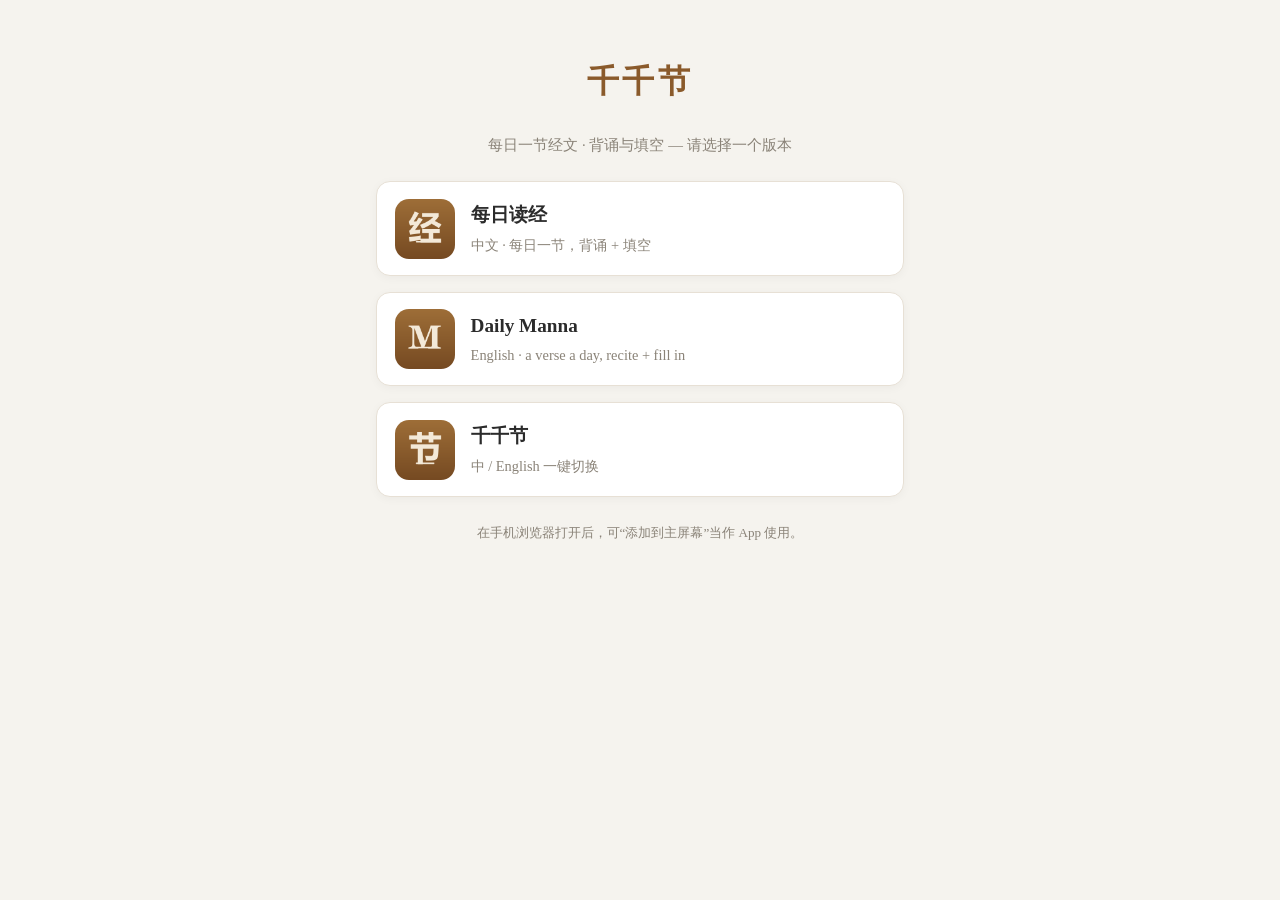
<file: manna/index.html>
<!DOCTYPE html>
<html lang="zh-CN">
<head>
  <meta charset="UTF-8" />
  <meta name="viewport" content="width=device-width, initial-scale=1.0" />
  <title>选择版本 · 千千节</title>
  <link rel="stylesheet" href="css/style.css" />
  <meta name="theme-color" content="#8a5a2b" />
  <link rel="icon" type="image/svg+xml" href="icons/bi.svg" />
  <link rel="apple-touch-icon" href="icons/bi-180.png" />
  <style>
    .lander { max-width: 560px; margin: 0 auto; padding: 2rem 1rem; }
    .lander h1 { text-align:center; color:var(--accent); letter-spacing:.1em; }
    .lander .muted { text-align:center; margin-bottom:1.4rem; }
    .app-card { display:flex; align-items:center; gap:1rem; text-decoration:none;
      background:var(--card); border:1px solid var(--line); border-radius:14px;
      padding:1rem 1.1rem; margin-bottom:1rem; box-shadow:0 2px 10px rgba(0,0,0,.04); }
    .app-card:hover { border-color:var(--accent); }
    .app-card img { width:60px; height:60px; border-radius:14px; }
    .app-name { font-size:1.2rem; color:var(--ink); font-weight:600; }
    .app-desc { color:var(--muted); font-size:.9rem; }
  </style>
</head>
<body>
  <div class="lander">
    <h1>千千节</h1>
    <p class="muted">每日一节经文 · 背诵与填空 — 请选择一个版本</p>
      <a class="app-card" href="dujing.html">
        <img src="icons/zh-192.png" alt="" />
        <div><div class="app-name">每日读经</div><div class="app-desc">中文 · 每日一节，背诵 + 填空</div></div>
      </a>
      <a class="app-card" href="dailymanna.html">
        <img src="icons/en-192.png" alt="" />
        <div><div class="app-name">Daily Manna</div><div class="app-desc">English · a verse a day, recite + fill in</div></div>
      </a>
      <a class="app-card" href="qianqianjie.html">
        <img src="icons/bi-192.png" alt="" />
        <div><div class="app-name">千千节</div><div class="app-desc">中 / English 一键切换</div></div>
      </a>
    <p class="muted" style="margin-top:1.5rem;font-size:.82rem">在手机浏览器打开后，可“添加到主屏幕”当作 App 使用。</p>
  </div>
  <script>
    if ("serviceWorker" in navigator) {
      window.addEventListener("load", function () { navigator.serviceWorker.register("sw.js"); });
    }
  </script>
</body>
</html>
</file>
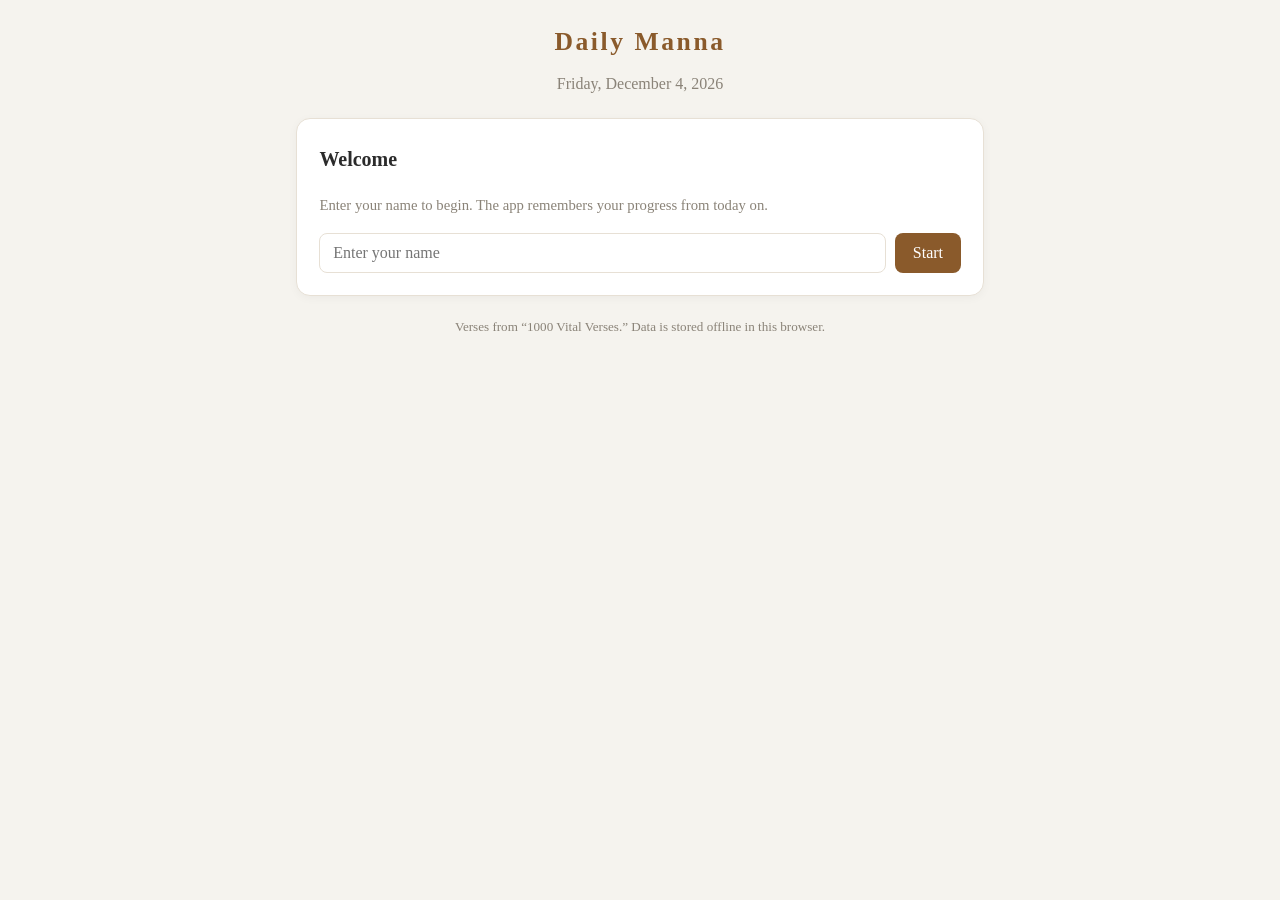
<file: manna/dailymanna.html>
<!DOCTYPE html>
<html lang="en">
<head>
  <meta charset="UTF-8" />
  <meta name="viewport" content="width=device-width, initial-scale=1.0" />
  <title>Daily Manna</title>
  <link rel="stylesheet" href="css/style.css" />
  <meta name="theme-color" content="#8a5a2b" />
  <meta name="apple-mobile-web-app-capable" content="yes" />
  <meta name="mobile-web-app-capable" content="yes" />
  <meta name="apple-mobile-web-app-status-bar-style" content="default" />
  <meta name="apple-mobile-web-app-title" content="Daily Manna" />
  <link rel="icon" type="image/svg+xml" href="icons/en.svg" />
  <link rel="apple-touch-icon" href="icons/en-180.png" />
  <link rel="manifest" href="manifest-en.json" />
  <script>
    if ("serviceWorker" in navigator) {
      window.addEventListener("load", function () { navigator.serviceWorker.register("sw.js"); });
    }
  </script>
</head>
<body>
  <div class="app">
    <header class="topbar">
      <h1>Daily Manna</h1>
      <div id="today" class="today"></div>
      <div id="userBar" class="userbar" style="display:none">
        <span>Reader: <b id="userName"></b></span>
        <button id="btnReminderJump" class="link">⏰ Reminder</button>
        <button id="btnSwitchTopic" class="link">Switch topic</button>
        <button id="btnSwitchUser" class="link">Switch user</button>
      </div>
    </header>

    <!-- Login -->
    <section id="loginCard" class="card" style="display:none">
      <h2>Welcome</h2>
      <p class="muted">Enter your name to begin. The app remembers your progress from today on.</p>
      <div class="row">
        <input id="nameInput" type="text" placeholder="Enter your name" maxlength="30" />
        <button id="btnStart" class="primary">Start</button>
      </div>
    </section>

    <!-- Choose topic -->
    <section id="topicCard" class="card" style="display:none">
      <h2>Choose a topic</h2>
      <p class="muted">Pick a topic below; each day one of its verses will be shown.</p>
      <div class="row">
        <select id="topicSelect"></select>
        <button id="btnChooseTopic" class="primary">Start this topic</button>
      </div>
    </section>

    <!-- Study + cloze -->
    <section id="studyCard" class="card" style="display:none">
      <div class="study-head">
        <span id="topicLabel" class="chip"></span>
        <span id="progressLabel" class="muted"></span>
      </div>

      <div class="verse">
        <div id="verseRef" class="verse-ref"></div>
        <p id="verseMain" class="verse-main-en"></p>
      </div>

      <div id="prayPrompt" class="pray" style="display:none">
        <div class="pray-title">Pray-read this verse first</div>
        <div class="pray-sub">Turn the verse into prayer—read it softly to the Lord.</div>
        <div id="prayCountdown" class="pray-count">3:00</div>
        <button id="btnStartCloze" class="primary">I'm ready — start the blank</button>
        <div class="pray-note muted">It will move on to the blank automatically when the time is up.</div>
      </div>

      <div class="cloze">
        <div class="cloze-head">
          <h3>Fill in the blank</h3>
          <label class="difficulty">Difficulty
            <select id="difficultySelect">
              <option value="easy">Easy</option>
              <option value="medium">Medium</option>
              <option value="hard">Hard</option>
            </select>
          </label>
        </div>
        <p class="cloze-text">
          <span id="clozeBefore"></span><span id="clozeBlank" class="blank"></span><span id="clozeAfter"></span>
        </p>
        <div class="row">
          <input id="clozeInput" type="text" placeholder="Type the missing word(s)" />
          <button id="btnCheck" class="primary">Check</button>
        </div>
        <div class="row btns">
          <button id="btnHint" class="ghost">Hint</button>
          <button id="btnReveal" class="ghost">Show answer</button>
        </div>
        <div id="clozeFeedback" class="feedback"></div>
      </div>

      <div id="doneBanner" class="done" style="display:none">
        🎉 You've reached the last verse of this topic. Tap “Switch topic” above to continue.
      </div>

      <div class="stats">
        <h3>Check-in stats</h3>
        <div class="stat-grid">
          <div class="stat"><b id="statStreak">0</b><span>Current streak (days)</span></div>
          <div class="stat"><b id="statLongest">0</b><span>Longest streak (days)</span></div>
          <div class="stat"><b id="statTotal">0</b><span>Days checked in</span></div>
          <div class="stat"><b id="statCorrect">0</b><span>Verses correct</span></div>
        </div>
        <div id="todayStatus" class="today-status"></div>
        <div class="cal-wrap">
          <div class="cal-title muted">Last 14 days</div>
          <div id="calendar" class="calendar"></div>
        </div>
      </div>

      <div class="reminder">
        <h3>Daily reminder</h3>
        <p class="muted">Pick a time and add it to your phone's calendar for a daily nudge.</p>
        <div class="row">
          <input id="reminderTime" type="time" />
        </div>
        <div class="row btns">
          <button id="btnGoogleCal" class="primary">Add to Google Calendar</button>
          <button id="btnAddReminder" class="ghost">Download .ics (Apple, etc.)</button>
        </div>
        <div id="reminderMsg" class="reminder-msg" style="display:none"></div>
      </div>
    </section>

    <footer class="foot muted">
      Verses from “1000 Vital Verses.” Data is stored offline in this browser.
    </footer>
  </div>

  <script src="data/verses.js"></script>
  <script src="js/cloze-en.js"></script>
  <script>window.APP_LANG = "en";</script>
  <script src="js/app.js"></script>
</body>
</html>
</file>
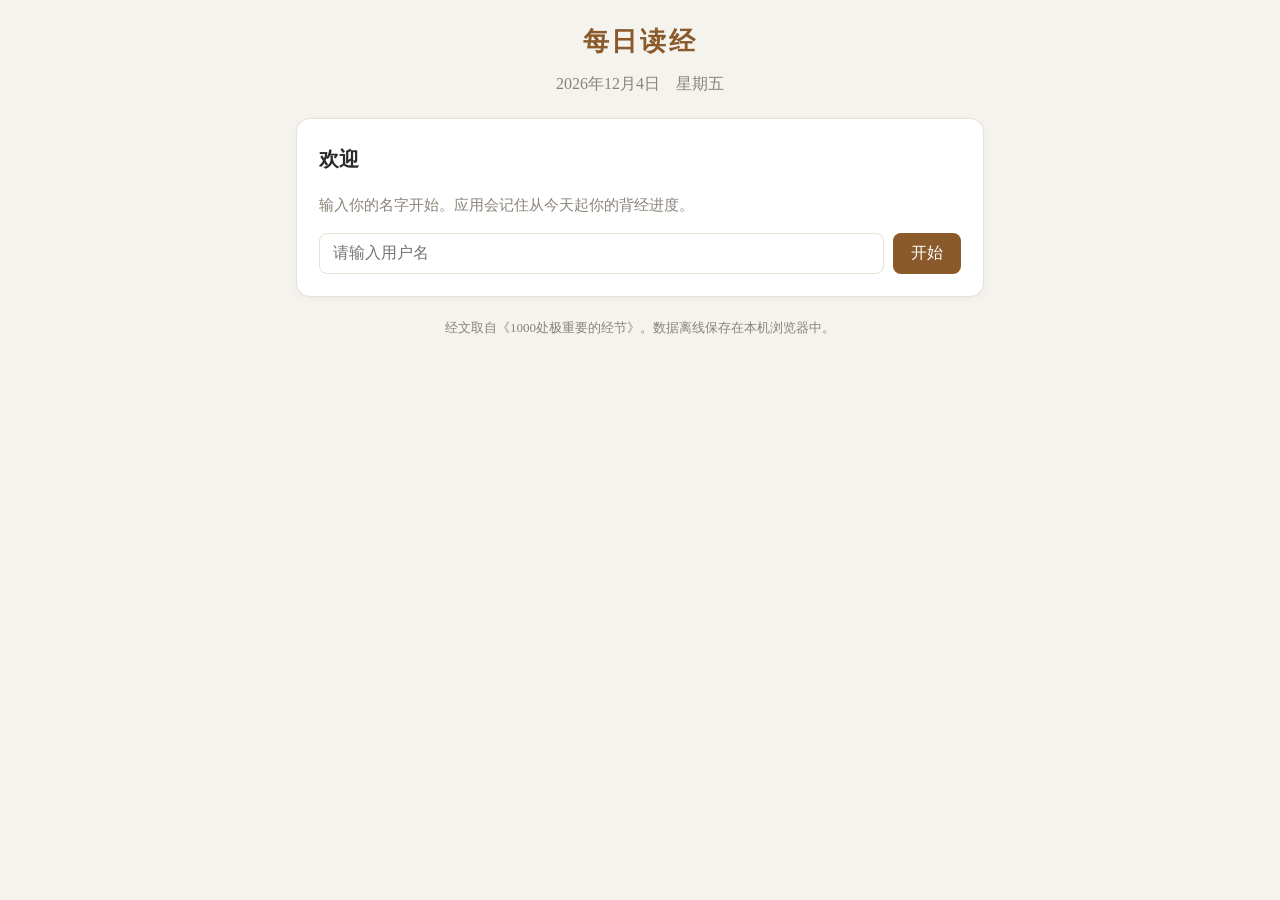
<file: manna/dujing.html>
<!DOCTYPE html>
<html lang="zh-CN">
<head>
  <meta charset="UTF-8" />
  <meta name="viewport" content="width=device-width, initial-scale=1.0" />
  <title>每日读经</title>
  <link rel="stylesheet" href="css/style.css" />
  <meta name="theme-color" content="#8a5a2b" />
  <meta name="apple-mobile-web-app-capable" content="yes" />
  <meta name="mobile-web-app-capable" content="yes" />
  <meta name="apple-mobile-web-app-status-bar-style" content="default" />
  <meta name="apple-mobile-web-app-title" content="每日读经" />
  <link rel="icon" type="image/svg+xml" href="icons/zh.svg" />
  <link rel="apple-touch-icon" href="icons/zh-180.png" />
  <link rel="manifest" href="manifest-zh.json" />
  <script>
    if ("serviceWorker" in navigator) {
      window.addEventListener("load", function () { navigator.serviceWorker.register("sw.js"); });
    }
  </script>
</head>
<body>
  <div class="app">
    <header class="topbar">
      <h1>每日读经</h1>
      <div id="today" class="today"></div>
      <div id="userBar" class="userbar" style="display:none">
        <span>背经者：<b id="userName"></b></span>
        <button id="btnReminderJump" class="link">⏰ 提醒</button>
        <button id="btnSwitchTopic" class="link">切换主题</button>
        <button id="btnSwitchUser" class="link">换用户</button>
      </div>
    </header>

    <!-- 登录 -->
    <section id="loginCard" class="card" style="display:none">
      <h2>欢迎</h2>
      <p class="muted">输入你的名字开始。应用会记住从今天起你的背经进度。</p>
      <div class="row">
        <input id="nameInput" type="text" placeholder="请输入用户名" maxlength="20" />
        <button id="btnStart" class="primary">开始</button>
      </div>
    </section>

    <!-- 选主题 -->
    <section id="topicCard" class="card" style="display:none">
      <h2>选择背诵主题</h2>
      <p class="muted">从下面任选一个主题，之后每天为你显示其中一节经文。</p>
      <div class="row">
        <select id="topicSelect"></select>
        <button id="btnChooseTopic" class="primary">就背这个</button>
      </div>
    </section>

    <!-- 背经 + 填空 -->
    <section id="studyCard" class="card" style="display:none">
      <div class="study-head">
        <span id="topicLabel" class="chip"></span>
        <span id="progressLabel" class="muted"></span>
      </div>

      <div class="verse">
        <div id="verseRef" class="verse-ref"></div>
        <p id="verseMain" class="verse-zh"></p>
        <p id="verseSub" class="verse-en"></p>
        <p id="verseNote" class="verse-note" style="display:none"></p>
      </div>

      <div id="prayPrompt" class="pray" style="display:none">
        <div class="pray-title">请先祷读这节经文</div>
        <div class="pray-sub">把经文当作祷告，向主轻声读出来。</div>
        <div id="prayCountdown" class="pray-count">3:00</div>
        <button id="btnStartCloze" class="primary">我祷读好了，开始填空</button>
        <div class="pray-note muted">时间到会自动进入填空题</div>
      </div>

      <div class="cloze">
        <div class="cloze-head">
          <h3>填空练习</h3>
          <label class="difficulty">难度
            <select id="difficultySelect">
              <option value="easy">简单</option>
              <option value="medium">中等</option>
              <option value="hard">困难</option>
            </select>
          </label>
        </div>
        <p class="cloze-text">
          <span id="clozeBefore"></span><span id="clozeBlank" class="blank"></span><span id="clozeAfter"></span>
        </p>
        <div class="row">
          <input id="clozeInput" type="text" placeholder="在此填入空格处的内容" />
          <button id="btnCheck" class="primary">检查</button>
        </div>
        <div class="row btns">
          <button id="btnHint" class="ghost">提示</button>
          <button id="btnReveal" class="ghost">显示答案</button>
        </div>
        <div id="clozeFeedback" class="feedback"></div>
      </div>

      <div id="doneBanner" class="done" style="display:none">
        🎉 你已背到本主题的最后一节。可点上方「切换主题」继续。
      </div>

      <div class="stats">
        <h3>打卡统计</h3>
        <div class="stat-grid">
          <div class="stat"><b id="statStreak">0</b><span>连续打卡（天）</span></div>
          <div class="stat"><b id="statLongest">0</b><span>最长连续（天）</span></div>
          <div class="stat"><b id="statTotal">0</b><span>累计打卡（天）</span></div>
          <div class="stat"><b id="statCorrect">0</b><span>累计答对（节）</span></div>
        </div>
        <div id="todayStatus" class="today-status"></div>
        <div class="cal-wrap">
          <div class="cal-title muted">最近 14 天</div>
          <div id="calendar" class="calendar"></div>
        </div>
      </div>

      <div class="reminder">
        <h3>每日提醒</h3>
        <p class="muted">选一个时间，加到手机日历，每天到点提醒你来背经。</p>
        <div class="row">
          <input id="reminderTime" type="time" />
        </div>
        <div class="row btns">
          <button id="btnGoogleCal" class="primary">添加到 Google 日历</button>
          <button id="btnAddReminder" class="ghost">下载日历文件（苹果等）</button>
        </div>
        <div id="reminderMsg" class="reminder-msg" style="display:none"></div>
      </div>
    </section>

    <footer class="foot muted">
      经文取自《1000处极重要的经节》。数据离线保存在本机浏览器中。
    </footer>
  </div>

  <!-- 数据与逻辑（用 <script> 加载，避免 file:// 下 fetch 的限制） -->
  <script src="data/verses.js"></script>
  <script src="js/cloze.js"></script>
  <script src="js/app.js"></script>
</body>
</html>
</file>
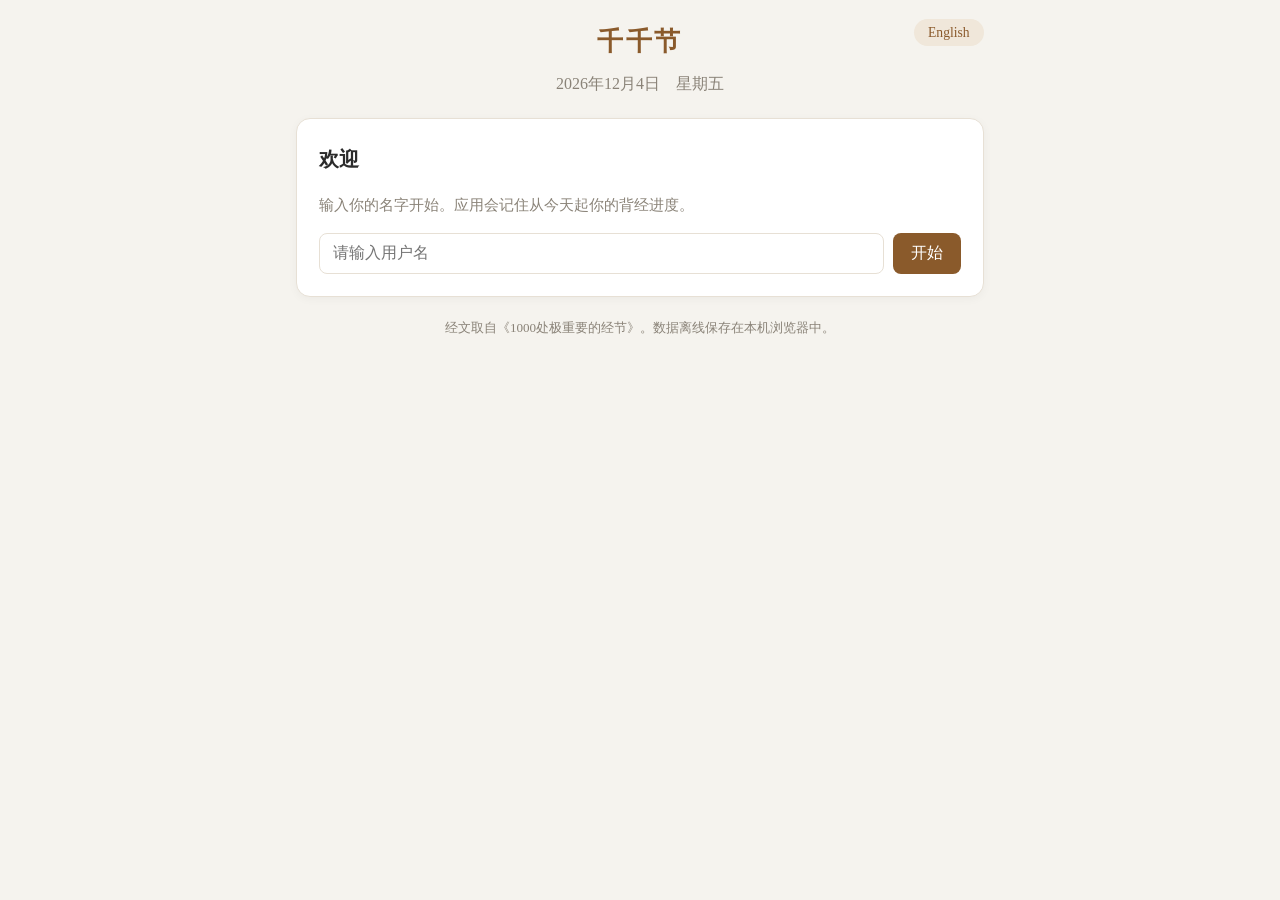
<file: manna/qianqianjie.html>
<!DOCTYPE html>
<html lang="zh-CN">
<head>
  <meta charset="UTF-8" />
  <meta name="viewport" content="width=device-width, initial-scale=1.0" />
  <title>千千节</title>
  <link rel="stylesheet" href="css/style.css" />
  <meta name="theme-color" content="#8a5a2b" />
  <meta name="apple-mobile-web-app-capable" content="yes" />
  <meta name="mobile-web-app-capable" content="yes" />
  <meta name="apple-mobile-web-app-status-bar-style" content="default" />
  <meta name="apple-mobile-web-app-title" content="千千节" />
  <link rel="icon" type="image/svg+xml" href="icons/bi.svg" />
  <link rel="apple-touch-icon" href="icons/bi-180.png" />
  <link rel="manifest" href="manifest-bi.json" />
  <script>
    if ("serviceWorker" in navigator) {
      window.addEventListener("load", function () { navigator.serviceWorker.register("sw.js"); });
    }
  </script>
</head>
<body>
  <div class="app">
    <header class="topbar">
      <button id="langToggle" class="lang-toggle">English</button>
      <h1>千千节</h1>
      <div id="today" class="today"></div>
      <div id="userBar" class="userbar" style="display:none">
        <span><span data-i18n="reader">背经者：</span><b id="userName"></b></span>
        <button id="btnReminderJump" class="link" data-i18n="reminderJump">⏰ 提醒</button>
        <button id="btnSwitchTopic" class="link" data-i18n="switchTopic">切换主题</button>
        <button id="btnSwitchUser" class="link" data-i18n="switchUser">换用户</button>
      </div>
    </header>

    <!-- 登录 -->
    <section id="loginCard" class="card" style="display:none">
      <h2 data-i18n="welcome">欢迎</h2>
      <p class="muted" data-i18n="welcomeDesc">输入你的名字开始。应用会记住从今天起你的背经进度。</p>
      <div class="row">
        <input id="nameInput" type="text" data-i18n-ph="namePh" placeholder="请输入用户名" maxlength="30" />
        <button id="btnStart" class="primary" data-i18n="start">开始</button>
      </div>
    </section>

    <!-- 选主题 -->
    <section id="topicCard" class="card" style="display:none">
      <h2 data-i18n="chooseTopic">选择背诵主题</h2>
      <p class="muted" data-i18n="chooseDesc">从下面任选一个主题，之后每天为你显示其中一节经文。</p>
      <div class="row">
        <select id="topicSelect"></select>
        <button id="btnChooseTopic" class="primary" data-i18n="startTopic">就背这个</button>
      </div>
    </section>

    <!-- 背经 + 填空 -->
    <section id="studyCard" class="card" style="display:none">
      <div class="study-head">
        <span id="topicLabel" class="chip"></span>
        <span id="progressLabel" class="muted"></span>
      </div>

      <div class="verse">
        <div id="verseRef" class="verse-ref"></div>
        <p id="verseMain" class="verse-zh"></p>
        <p id="verseSub" class="verse-en"></p>
        <p id="verseNote" class="verse-note" style="display:none"></p>
      </div>

      <div id="prayPrompt" class="pray" style="display:none">
        <div class="pray-title" data-i18n="prayTitle">请先祷读这节经文</div>
        <div class="pray-sub" data-i18n="praySub">把经文当作祷告，向主轻声读出来。</div>
        <div id="prayCountdown" class="pray-count">3:00</div>
        <button id="btnStartCloze" class="primary" data-i18n="prayBtn">我祷读好了，开始填空</button>
        <div class="pray-note muted" data-i18n="prayNote">时间到会自动进入填空题</div>
      </div>

      <div class="cloze">
        <div class="cloze-head">
          <h3 data-i18n="clozeTitle">填空练习</h3>
          <label class="difficulty"><span data-i18n="difficulty">难度</span>
            <select id="difficultySelect">
              <option value="easy" data-i18n="diffEasy">简单</option>
              <option value="medium" data-i18n="diffMedium">中等</option>
              <option value="hard" data-i18n="diffHard">困难</option>
            </select>
          </label>
        </div>
        <p class="cloze-text">
          <span id="clozeBefore"></span><span id="clozeBlank" class="blank"></span><span id="clozeAfter"></span>
        </p>
        <div class="row">
          <input id="clozeInput" type="text" data-i18n-ph="clozePh" placeholder="在此填入空格处的内容" />
          <button id="btnCheck" class="primary" data-i18n="check">检查</button>
        </div>
        <div class="row btns">
          <button id="btnHint" class="ghost" data-i18n="hintBtn">提示</button>
          <button id="btnReveal" class="ghost" data-i18n="revealBtn">显示答案</button>
        </div>
        <div id="clozeFeedback" class="feedback"></div>
      </div>

      <div id="doneBanner" class="done" style="display:none" data-i18n="doneBanner">
        🎉 你已背到本主题的最后一节。可点上方「切换主题」继续。
      </div>

      <div class="stats">
        <h3 data-i18n="statsTitle">打卡统计</h3>
        <div class="stat-grid">
          <div class="stat"><b id="statStreak">0</b><span data-i18n="statStreak">连续打卡（天）</span></div>
          <div class="stat"><b id="statLongest">0</b><span data-i18n="statLongest">最长连续（天）</span></div>
          <div class="stat"><b id="statTotal">0</b><span data-i18n="statTotal">累计打卡（天）</span></div>
          <div class="stat"><b id="statCorrect">0</b><span data-i18n="statCorrect">累计答对（节）</span></div>
        </div>
        <div id="todayStatus" class="today-status"></div>
        <div class="cal-wrap">
          <div class="cal-title muted" data-i18n="last14">最近 14 天</div>
          <div id="calendar" class="calendar"></div>
        </div>
      </div>

      <div class="reminder">
        <h3 data-i18n="reminderTitle">每日提醒</h3>
        <p class="muted" data-i18n="reminderDesc">选一个时间，加到手机日历，每天到点提醒你来背经。</p>
        <div class="row">
          <input id="reminderTime" type="time" />
        </div>
        <div class="row btns">
          <button id="btnGoogleCal" class="primary" data-i18n="reminderGoogle">添加到 Google 日历</button>
          <button id="btnAddReminder" class="ghost" data-i18n="reminderIcs">下载日历文件（苹果等）</button>
        </div>
        <div id="reminderMsg" class="reminder-msg" style="display:none"></div>
      </div>
    </section>

    <footer class="foot muted" data-i18n="foot">
      经文取自《1000处极重要的经节》。数据离线保存在本机浏览器中。
    </footer>
  </div>

  <script src="data/verses.js"></script>
  <script src="js/cloze.js"></script>
  <script src="js/cloze-en.js"></script>
  <script>
    window.APP_LANG = "zh";          // 默认中文，可一键切换
    window.APP_STORE_KEY = "qianqianjie"; // 中英共享同一进度
  </script>
  <script src="js/app.js"></script>
</body>
</html>
</file>
<file: manna/css/style.css>
:root {
  --bg: #f5f3ee;
  --card: #ffffff;
  --ink: #2b2b2b;
  --muted: #8a8378;
  --accent: #8a5a2b;
  --accent-soft: #f0e7da;
  --ok: #2e7d32;
  --no: #c0392b;
  --line: #e7e0d5;
}

* { box-sizing: border-box; }

html, body {
  margin: 0;
  padding: 0;
  background: var(--bg);
  color: var(--ink);
  font-family: "Noto Serif SC", "Songti SC", "SimSun", "Microsoft YaHei", serif;
  line-height: 1.8;
}

.app {
  max-width: 720px;
  margin: 0 auto;
  padding: 1.2rem 1rem 3rem;
}

.topbar { text-align: center; margin-bottom: 1.2rem; position: relative; }
.lang-toggle {
  position: absolute; right: 0; top: 0;
  background: var(--accent-soft); color: var(--accent);
  border-radius: 999px; padding: .35rem .9rem; font-size: .85rem;
}
.lang-toggle:hover { filter: brightness(.97); }
.topbar h1 { margin: 0; font-size: 1.6rem; letter-spacing: .1em; color: var(--accent); }
.today { color: var(--muted); margin-top: .3rem; font-size: 1rem; }

.userbar {
  margin-top: .6rem;
  font-size: .9rem;
  color: var(--muted);
  display: flex;
  gap: .8rem;
  justify-content: center;
  align-items: center;
  flex-wrap: wrap;
}

.card {
  background: var(--card);
  border: 1px solid var(--line);
  border-radius: 14px;
  padding: 1.4rem;
  margin-bottom: 1.2rem;
  box-shadow: 0 2px 10px rgba(0,0,0,.04);
}

.card h2 { margin: 0 0 .4rem; font-size: 1.25rem; }
.card h3 { margin: 0 0 .6rem; font-size: 1.05rem; color: var(--accent); }

.muted { color: var(--muted); font-size: .92rem; }

.row { display: flex; gap: .6rem; margin-top: .8rem; flex-wrap: wrap; }
.row.btns { margin-top: .5rem; }

input[type="text"], input[type="time"], select {
  flex: 1 1 200px;
  padding: .6rem .8rem;
  border: 1px solid var(--line);
  border-radius: 8px;
  font-size: 1rem;
  font-family: inherit;
  background: #fff;
  color: var(--ink);
}
input:focus, select:focus { outline: 2px solid var(--accent-soft); border-color: var(--accent); }

button {
  cursor: pointer;
  border: none;
  border-radius: 8px;
  padding: .6rem 1.1rem;
  font-size: 1rem;
  font-family: inherit;
}
button.primary { background: var(--accent); color: #fff; }
button.primary:hover { filter: brightness(1.08); }
button.ghost { background: var(--accent-soft); color: var(--accent); }
button.ghost:hover { filter: brightness(.97); }
button.link {
  background: none; color: var(--accent); padding: 0;
  text-decoration: underline; font-size: .9rem;
}

/* 背经区 */
.study-head {
  display: flex; justify-content: space-between; align-items: center;
  margin-bottom: 1rem; flex-wrap: wrap; gap: .5rem;
}
.chip {
  background: var(--accent-soft); color: var(--accent);
  padding: .2rem .7rem; border-radius: 999px; font-size: .9rem;
}

.verse { border-left: 4px solid var(--accent-soft); padding-left: 1rem; margin-bottom: 1.6rem; }
.verse-ref { color: var(--accent); font-size: .95rem; margin-bottom: .4rem; }
.verse-zh { font-size: 1.3rem; margin: .2rem 0; }
.verse-en { color: #5a5247; font-size: .98rem; font-family: Georgia, "Times New Roman", serif; margin: .4rem 0; }
.verse-note { color: var(--muted); font-size: .9rem; margin-top: .6rem; border-top: 1px dashed var(--line); padding-top: .5rem; }
.verse-main-en { font-size: 1.35rem; line-height: 1.75; margin: .2rem 0; font-family: Georgia, "Times New Roman", serif; }

/* 祷读经节阶段 */
.pray { text-align: center; padding: 1.4rem .5rem .6rem; }
.pray-title { font-size: 1.15rem; color: var(--accent); margin-bottom: .35rem; }
.pray-sub { color: var(--muted); font-size: .95rem; margin-bottom: 1rem; }
.pray-count {
  font-size: 2.8rem; color: var(--accent); margin: .4rem 0 1.1rem;
  font-variant-numeric: tabular-nums; letter-spacing: .04em;
}
.pray-note { font-size: .82rem; margin-top: .9rem; }

/* 填空 */
.cloze { background: #faf7f1; border-radius: 10px; padding: 1rem 1.1rem; }
.cloze-head { display: flex; justify-content: space-between; align-items: center; }
.cloze-head h3 { margin: 0; }
.difficulty { font-size: .88rem; color: var(--muted); }
.difficulty select {
  flex: none; width: auto; margin-left: .4rem; padding: .25rem .5rem; font-size: .9rem;
}
.cloze-text { font-size: 1.2rem; line-height: 2.1; }
.blank {
  display: inline-block;
  min-width: 2.4em;
  color: var(--accent);
  letter-spacing: .12em;
  border-bottom: 2px solid var(--accent);
  padding: 0 .15em;
}
.blank.revealed { color: var(--ok); border-bottom-color: var(--ok); font-weight: 600; }

.feedback { margin-top: .7rem; min-height: 1.5em; font-size: .98rem; }
.feedback.ok { color: var(--ok); }
.feedback.no { color: var(--no); }
.feedback.hint { color: var(--accent); }

.done {
  margin-top: 1.2rem; padding: .8rem 1rem;
  background: var(--accent-soft); border-radius: 10px;
  text-align: center; color: var(--accent);
}

/* 打卡统计 */
.stats { margin-top: 1.6rem; border-top: 1px solid var(--line); padding-top: 1rem; }
.stats h3 { margin: 0 0 .8rem; font-size: 1.05rem; color: var(--accent); }
.stat-grid { display: grid; grid-template-columns: repeat(4, 1fr); gap: .6rem; }
.stat {
  background: #faf7f1; border-radius: 10px; padding: .7rem .4rem; text-align: center;
}
.stat b { display: block; font-size: 1.5rem; color: var(--accent); line-height: 1.2; }
.stat span { font-size: .76rem; color: var(--muted); }

.today-status { margin-top: .8rem; font-size: .92rem; }
.today-status.ok { color: var(--ok); }
.today-status.pending { color: var(--accent); }

.cal-wrap { margin-top: 1rem; }
.cal-title { font-size: .82rem; margin-bottom: .4rem; }
.calendar { display: flex; gap: .35rem; flex-wrap: wrap; }
.cal-cell {
  width: 2rem; height: 2rem; border-radius: 6px;
  display: flex; align-items: center; justify-content: center;
  font-size: .78rem; color: var(--muted);
  background: #efeae1; border: 1px solid var(--line);
}
.cal-cell.checked { background: #e3d3bc; color: var(--accent); }
.cal-cell.done { background: var(--accent); color: #fff; border-color: var(--accent); }
.cal-cell.today { outline: 2px solid var(--accent); outline-offset: 1px; }

@media (max-width: 480px) {
  .stat b { font-size: 1.25rem; }
  .cal-cell { width: 1.7rem; height: 1.7rem; font-size: .7rem; }
}

/* 每日提醒 */
.reminder { margin-top: 1.4rem; border-top: 1px solid var(--line); padding-top: 1rem; }
.reminder h3 { margin: 0 0 .5rem; font-size: 1.05rem; color: var(--accent); }
.reminder input[type="time"] { flex: 1 1 120px; max-width: 160px; }
.reminder-msg { margin-top: .7rem; color: var(--ok); font-size: .9rem; }

.foot { text-align: center; font-size: .82rem; margin-top: 1rem; }

@media (max-width: 480px) {
  .verse-zh { font-size: 1.15rem; }
  .cloze-text { font-size: 1.08rem; }
  button { padding: .55rem .9rem; }
}
</file>
